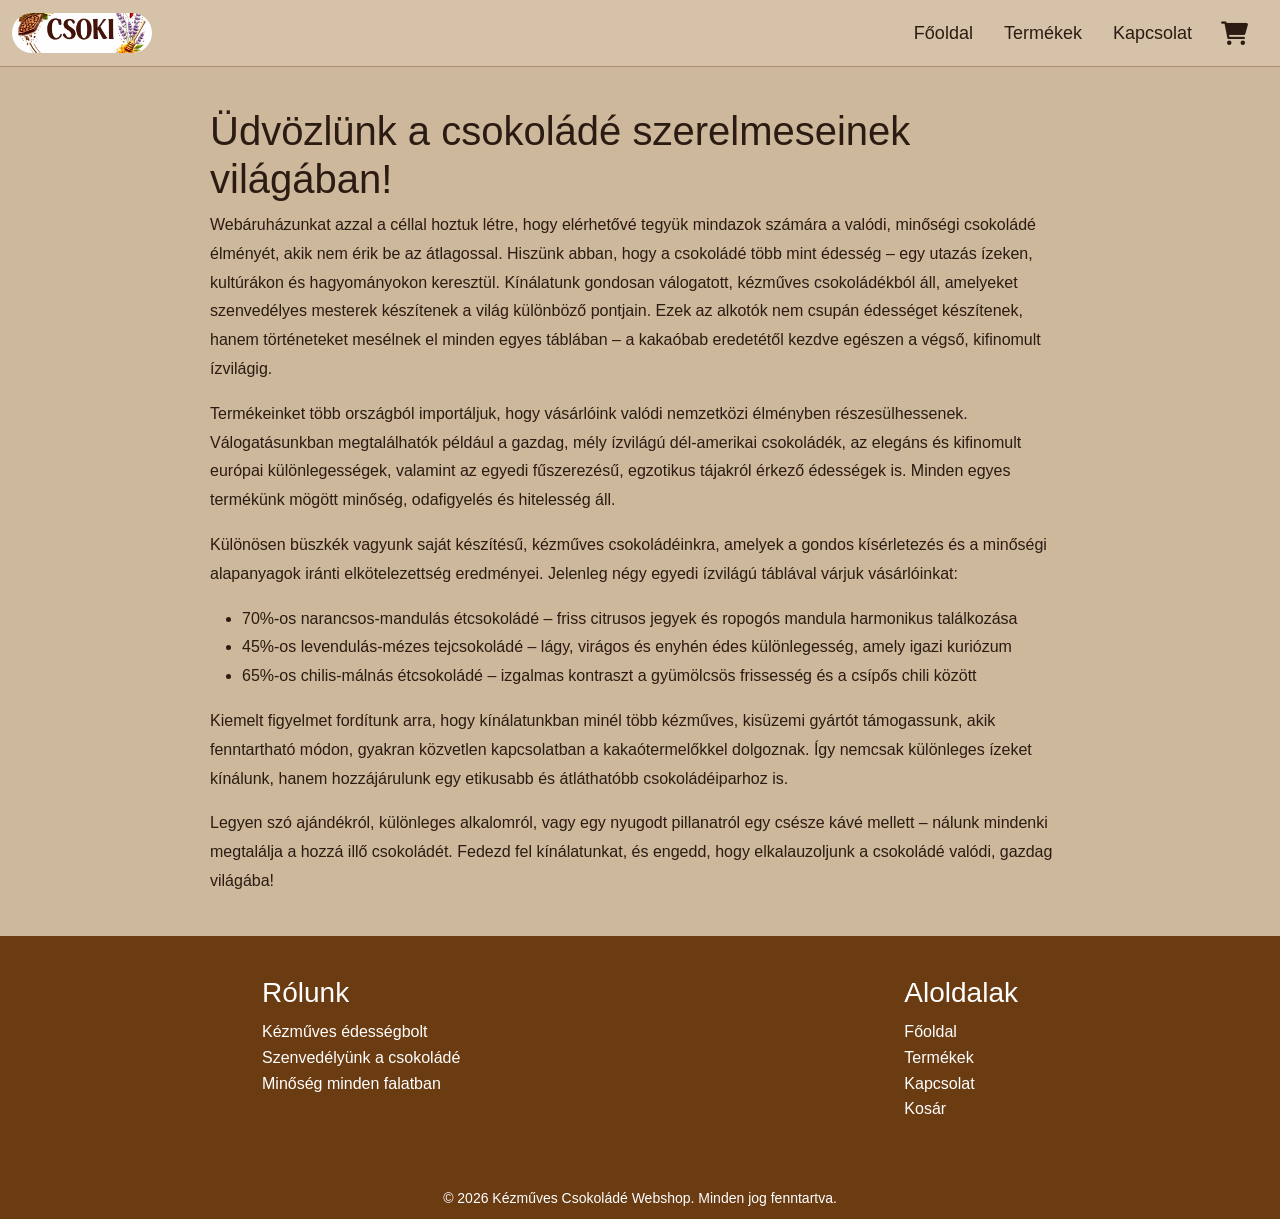
<file: index.html>
<!DOCTYPE html>
<html lang="hu">
<head>
<meta charset="UTF-8">
<meta name="viewport" content="width=device-width, initial-scale=1.0">
<title>Főoldal</title>
<link href="https://cdn.jsdelivr.net/npm/bootstrap@5.3.0/dist/css/bootstrap.min.css" rel="stylesheet">
<link rel="stylesheet" href="https://cdnjs.cloudflare.com/ajax/libs/font-awesome/6.0.0/css/all.min.css">
<link rel="stylesheet" href="style.css">
</head>
<body>

<nav class="navbar navbar-expand-lg navbar-light">
  <div class="container-fluid">
    <a class="navbar-brand" href="#">
      <img src="logo.png" alt="Logo" class="logo-1">
    </a>
    <div class="ms-auto d-flex align-items-center">
      <div class="collapse navbar-collapse" id="navbarNav">
        <div class="navbar-nav">
          <a class="nav-link" href="index.html">Főoldal</a>
          <a class="nav-link" href="termekek.html">Termékek</a>
          <a class="nav-link" href="kapcsolat.html">Kapcsolat</a>
        </div>
      </div>
      <button class="navbar-toggler" type="button" data-bs-toggle="collapse" data-bs-target="#navbarNav" aria-controls="navbarNav" aria-expanded="false" aria-label="Toggle navigation">
        <span class="navbar-toggler-icon"></span>
      </button>
      <a href="kosar.html" class="navbar-cart d-flex align-items-center ms-3">
        <i class="fas fa-shopping-cart"></i>
      </a>
    </div>
  </div>
</nav>

<div class="main-content">
<div class="container">
  <h1>Üdvözlünk a csokoládé szerelmeseinek világában!</h1>

  <p>
    Webáruházunkat azzal a céllal hoztuk létre, hogy elérhetővé tegyük mindazok számára a valódi, minőségi csokoládé élményét, akik nem érik be az átlagossal. Hiszünk abban, hogy a csokoládé több mint édesség – egy utazás ízeken, kultúrákon és hagyományokon keresztül.
Kínálatunk gondosan válogatott, kézműves csokoládékból áll, amelyeket szenvedélyes mesterek készítenek a világ különböző pontjain. Ezek az alkotók nem csupán édességet készítenek, hanem történeteket mesélnek el minden egyes táblában – a kakaóbab eredetétől kezdve egészen a végső, kifinomult ízvilágig.
  </p>

  <p>
    Termékeinket több országból importáljuk, hogy vásárlóink valódi nemzetközi élményben részesülhessenek. Válogatásunkban megtalálhatók például a gazdag, mély ízvilágú dél-amerikai csokoládék, az elegáns és kifinomult európai különlegességek, valamint az egyedi fűszerezésű, egzotikus tájakról érkező édességek is. Minden egyes termékünk mögött minőség, odafigyelés és hitelesség áll.
  </p>

  <p>
    Különösen büszkék vagyunk saját készítésű, kézműves csokoládéinkra, amelyek a gondos kísérletezés és a minőségi alapanyagok iránti elkötelezettség eredményei. Jelenleg négy egyedi ízvilágú táblával várjuk vásárlóinkat:
  </p>

  <ul>
    <li>70%-os narancsos-mandulás étcsokoládé – friss citrusos jegyek és ropogós mandula harmonikus találkozása</li>
    <li>45%-os levendulás-mézes tejcsokoládé – lágy, virágos és enyhén édes különlegesség, amely igazi kuriózum</li>
    <li>65%-os chilis-málnás étcsokoládé – izgalmas kontraszt a gyümölcsös frissesség és a csípős chili között</li>
  </ul>

  <p>
    Kiemelt figyelmet fordítunk arra, hogy kínálatunkban minél több kézműves, kisüzemi gyártót támogassunk, akik fenntartható módon, gyakran közvetlen kapcsolatban a kakaótermelőkkel dolgoznak. Így nemcsak különleges ízeket kínálunk, hanem hozzájárulunk egy etikusabb és átláthatóbb csokoládéiparhoz is.
  </p>

  <p>
    Legyen szó ajándékról, különleges alkalomról, vagy egy nyugodt pillanatról egy csésze kávé mellett – nálunk mindenki megtalálja a hozzá illő csokoládét. Fedezd fel kínálatunkat, és engedd, hogy elkalauzoljunk a csokoládé valódi, gazdag világába!
  </p>
</div>
</div>

<div class="footer">
  <div>
    <h3>Rólunk</h3>
    <p>
      Kézműves édességbolt<br>
      Szenvedélyünk a csokoládé<br>
      Minőség minden falatban
    </p>
  </div>

  <div>
    <h3>Aloldalak</h3>
    <p>
      <a href="index.html">Főoldal</a><br>
      <a href="termekek.html">Termékek</a><br>
      <a href="kapcsolat.html">Kapcsolat</a><br>
      <a href="kosar.html">Kosár</a>
    </p>
  </div>
</div>
<span class="copyright">&copy; 2026 Kézműves Csokoládé Webshop. Minden jog fenntartva.</span>

<script src="https://cdn.jsdelivr.net/npm/bootstrap@5.3.0/dist/js/bootstrap.bundle.min.js"></script>
</body>
</html>
</file>
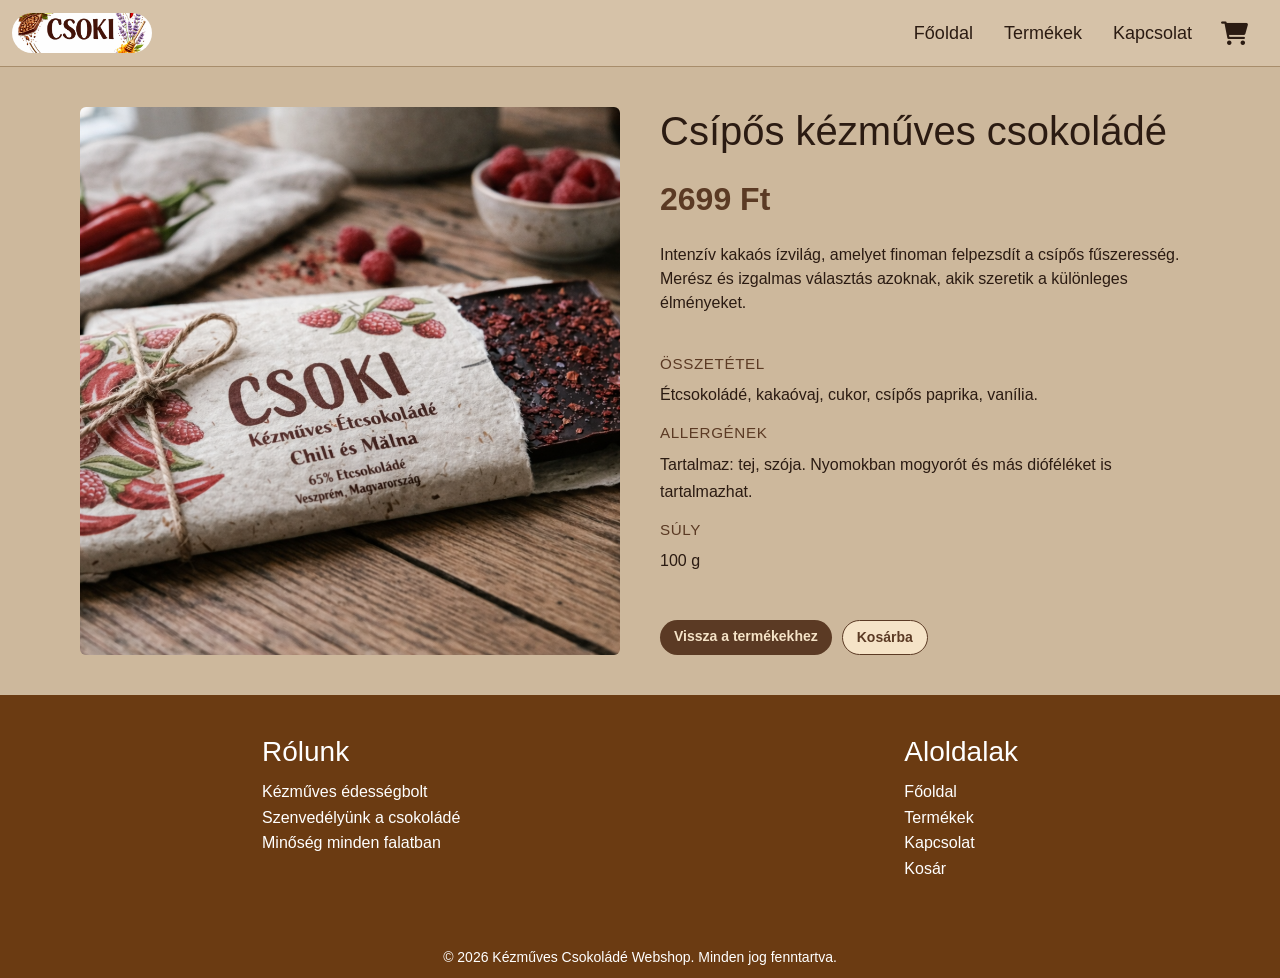
<file: csipos-csoki.html>
<!DOCTYPE html>
<html lang="hu">
<head>
  <meta charset="UTF-8" />
  <meta name="viewport" content="width=device-width, initial-scale=1.0">
  <title>Csípős kézműves csokoládé</title>
  <link href="https://cdn.jsdelivr.net/npm/bootstrap@5.3.0/dist/css/bootstrap.min.css" rel="stylesheet">
  <link rel="stylesheet" href="https://cdnjs.cloudflare.com/ajax/libs/font-awesome/6.0.0/css/all.min.css">
  <link rel="stylesheet" href="style.css">
</head>
<body>
  <nav class="navbar navbar-expand-lg navbar-light">
    <div class="container-fluid">
      <a class="navbar-brand" href="#">
        <img src="logo.png" alt="Logo" class="logo-1">
      </a>
      <div class="ms-auto d-flex align-items-center">
        <div class="collapse navbar-collapse" id="navbarNav">
          <div class="navbar-nav">
            <a class="nav-link" href="index.html">Főoldal</a>
            <a class="nav-link" href="termekek.html">Termékek</a>
            <a class="nav-link" href="kapcsolat.html">Kapcsolat</a>
          </div>
        </div>
        <button class="navbar-toggler" type="button" data-bs-toggle="collapse" data-bs-target="#navbarNav" aria-controls="navbarNav" aria-expanded="false" aria-label="Toggle navigation">
          <span class="navbar-toggler-icon"></span>
        </button>
        <a href="kosar.html" class="navbar-cart d-flex align-items-center ms-3">
          <i class="fas fa-shopping-cart"></i>
        </a>
      </div>
    </div>
  </nav>

<div class="main-content">
  <div class="container-main">
    <div class="product-detail">
      <div class="product-grid">
        <div class="image-placeholder">
          <img src="Csípős csoki.png" alt="Csípős kézműves csokoládé">
        </div>
        <div class="product-info">
          <h1>Csípős kézműves csokoládé</h1>
          <p class="product-price">2699 Ft</p>
          <p>Intenzív kakaós ízvilág, amelyet finoman felpezsdít a csípős fűszeresség. Merész és izgalmas választás azoknak, akik szeretik a különleges élményeket.</p>
          <div class="product-details">
            <h3>Összetétel</h3>
            <p>Étcsokoládé, kakaóvaj, cukor, csípős paprika, vanília.</p>
            <h3>Allergének</h3>
            <p>Tartalmaz: tej, szója. Nyomokban mogyorót és más dióféléket is tartalmazhat.</p>
            <h3>Súly</h3>
            <p>100 g</p>
          </div>
          <div class="buttons">
            <a href="termekek.html" class="btn btn-primary">Vissza a termékekhez</a>
            <button class="btn btn-secondary" onclick="addToCart('Csípős kézműves csokoládé', '2699', 'Csípős csoki.png')">Kosárba</button>
          </div>
        </div>
      </div>
    </div>
  </div>

</div>

<div class="footer">
  <div>
    <h3>Rólunk</h3>
    <p>
      Kézműves édességbolt<br>
      Szenvedélyünk a csokoládé<br>
      Minőség minden falatban
    </p>
  </div>

  <div>
    <h3>Aloldalak</h3>
    <p>
      <a href="index.html">Főoldal</a><br>
      <a href="termekek.html">Termékek</a><br>
      <a href="kapcsolat.html">Kapcsolat</a><br>
      <a href="kosar.html">Kosár</a>
    </p>
  </div>
</div>
<span class="copyright">&copy; 2026 Kézműves Csokoládé Webshop. Minden jog fenntartva.</span>

  <script src="script.js"></script>
  <script src="https://cdn.jsdelivr.net/npm/bootstrap@5.3.0/dist/js/bootstrap.bundle.min.js"></script>
</body>
</html>
</file>
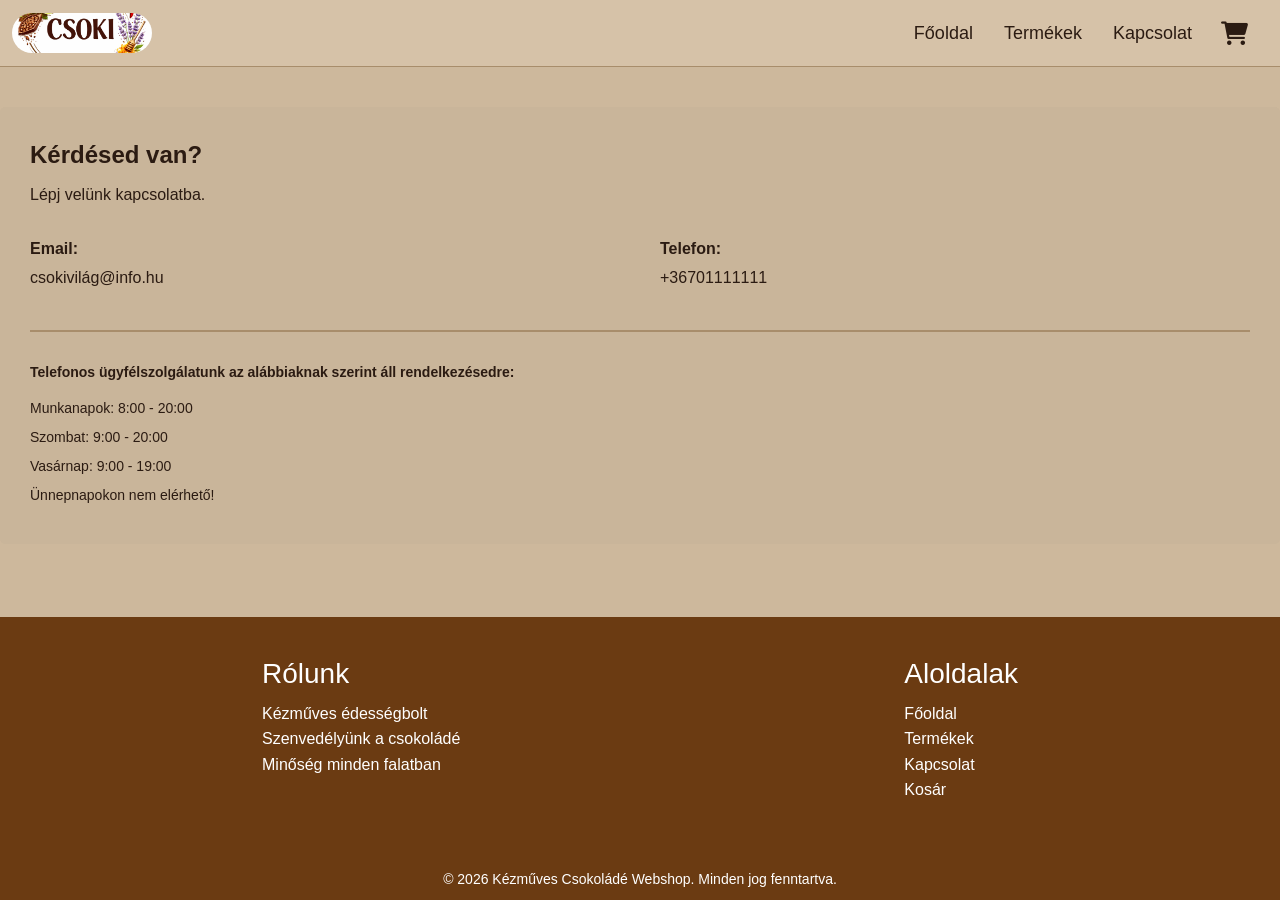
<file: kapcsolat.html>
<!DOCTYPE html>
<html lang="hu">
<head>
	<meta charset="UTF-8">
	<meta name="viewport" content="width=device-width, initial-scale=1.0">
	<title>Kapcsolat</title>
	<link href="https://cdn.jsdelivr.net/npm/bootstrap@5.3.0/dist/css/bootstrap.min.css" rel="stylesheet"><link rel="stylesheet" href="https://cdnjs.cloudflare.com/ajax/libs/font-awesome/6.0.0/css/all.min.css">	<link rel="stylesheet" href="style.css">
</head>
<body>
	<nav class="navbar navbar-expand-lg navbar-light">
		<div class="container-fluid">
			<a class="navbar-brand" href="#">
				<img src="logo.png" alt="Logo" class="logo-1">
			</a>
			<div class="ms-auto d-flex align-items-center">
				<div class="collapse navbar-collapse" id="navbarNav">
					<div class="navbar-nav">
						<a class="nav-link" href="index.html">Főoldal</a>
						<a class="nav-link" href="termekek.html">Termékek</a>
						<a class="nav-link" href="kapcsolat.html">Kapcsolat</a>
					</div>
				</div>
				<button class="navbar-toggler" type="button" data-bs-toggle="collapse" data-bs-target="#navbarNav" aria-controls="navbarNav" aria-expanded="false" aria-label="Toggle navigation">
					<span class="navbar-toggler-icon"></span>
				</button>
				<a href="kosar.html" class="navbar-cart d-flex align-items-center ms-3">
					<i class="fas fa-shopping-cart"></i>
				</a>
			</div>
		</div>
	</nav>

<div class="main-content">
	<div class="kapcsolat-container">
		<div class="kapcsolat-title">Kérdésed van?</div>
		<div class="kapcsolat-subtitle">Lépj velünk kapcsolatba.</div>

		<div class="kapcsolat-content">
			<div class="kapcsolat-item">
				<label>Email:</label>
				<p>csokivilág@info.hu</p>
			</div>
			<div class="kapcsolat-item">
				<label>Telefon:</label>
				<p>+36701111111</p>
			</div>
		</div>

		<div class="nyitvatartas">
			<div class="nyitvatartas-title">Telefonos ügyfélszolgálatunk az alábbiaknak szerint áll rendelkezésedre:</div>
			<div class="nyitvatartas-item">Munkanapok: 8:00 - 20:00</div>
			<div class="nyitvatartas-item">Szombat: 9:00 - 20:00</div>
			<div class="nyitvatartas-item">Vasárnap: 9:00 - 19:00</div>
			<div class="nyitvatartas-item">Ünnepnapokon nem elérhető!</div>
		</div>
	</div>
</div>

<div class="footer">
  <div>
    <h3>Rólunk</h3>
    <p>
      Kézműves édességbolt<br>
      Szenvedélyünk a csokoládé<br>
      Minőség minden falatban
    </p>
  </div>

  <div>
    <h3>Aloldalak</h3>
    <p>
      <a href="index.html">Főoldal</a><br>
      <a href="termekek.html">Termékek</a><br>
      <a href="kapcsolat.html">Kapcsolat</a><br>
      <a href="kosar.html">Kosár</a>
    </p>
  </div>
</div>
<span class="copyright">&copy; 2026 Kézműves Csokoládé Webshop. Minden jog fenntartva.</span>

	<script src="https://cdn.jsdelivr.net/npm/bootstrap@5.3.0/dist/js/bootstrap.bundle.min.js"></script>
</body>
</html>
</file>
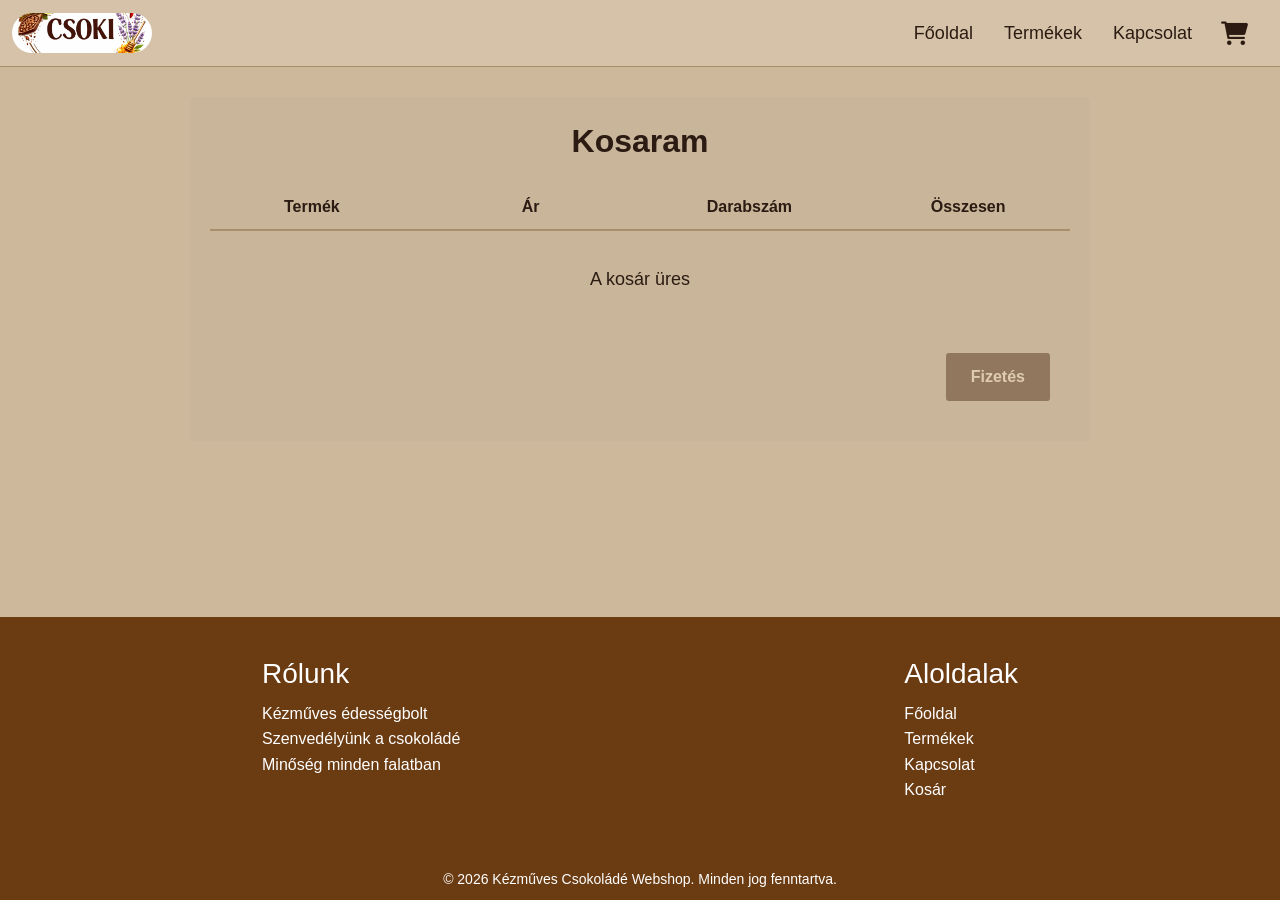
<file: kosar.html>
<!DOCTYPE html>
<html lang="hu">
<head>
    <meta charset="UTF-8">
    <meta name="viewport" content="width=device-width, initial-scale=1.0">
    <link href="https://cdn.jsdelivr.net/npm/bootstrap@5.3.0/dist/css/bootstrap.min.css" rel="stylesheet">
    <link rel="stylesheet" href="https://cdnjs.cloudflare.com/ajax/libs/font-awesome/6.0.0/css/all.min.css">
    <link rel="stylesheet" href="style.css">
    <title>Kosár</title>
</head>
<body>
    <nav class="navbar navbar-expand-lg navbar-light">
        <div class="container-fluid">
            <a class="navbar-brand" href="#">
                <img src="logo.png" alt="Logo" class="logo-1">
            </a>
            <div class="ms-auto d-flex align-items-center">
                <div class="collapse navbar-collapse" id="navbarNav">
                    <div class="navbar-nav">
                        <a class="nav-link" href="index.html">Főoldal</a>
                        <a class="nav-link" href="termekek.html">Termékek</a>
                        <a class="nav-link" href="kapcsolat.html">Kapcsolat</a>
                    </div>
                </div>
                <button class="navbar-toggler" type="button" data-bs-toggle="collapse" data-bs-target="#navbarNav" aria-controls="navbarNav" aria-expanded="false" aria-label="Toggle navigation">
                    <span class="navbar-toggler-icon"></span>
                </button>
                <a href="kosar.html" class="navbar-cart d-flex align-items-center ms-3">
                    <i class="fas fa-shopping-cart"></i>
                </a>
            </div>
        </div>
    </nav>

    <div class="main-content">
        <div class="kosaram-container">
            <div class="kosaram-title">Kosaram</div>
            
            <div class="kosaram-header">
                <div>Termék</div>
                <div>Ár</div>
                <div>Darabszám</div>
                <div>Összesen</div>
            </div>

            <div class="kosaram-empty">A kosár üres</div>
            <div id="kosaram-items"></div>

            <div class="kosaram-buttons" style="margin-top: 20px;">
                <button class="btn btn-primary" onclick="fizetesUzenet()">Fizetés</button>
            </div>
        </div>
    </div>

    <div class="footer">
        <div>
            <h3>Rólunk</h3>
            <p>
                Kézműves édességbolt<br>
                Szenvedélyünk a csokoládé<br>
                Minőség minden falatban
            </p>
        </div>

        <div>
            <h3>Aloldalak</h3>
            <p>
                <a href="index.html">Főoldal</a><br>
                <a href="termekek.html">Termékek</a><br>
                <a href="kapcsolat.html">Kapcsolat</a><br>
                <a href="kosar.html">Kosár</a>
            </p>
        </div>
    </div>
    <span class="copyright">&copy; 2026 Kézműves Csokoládé Webshop. Minden jog fenntartva.</span>

    <script src="script.js"></script>
    <script src="https://cdn.jsdelivr.net/npm/bootstrap@5.3.0/dist/js/bootstrap.bundle.min.js"></script>
</body>
</html>
</file>
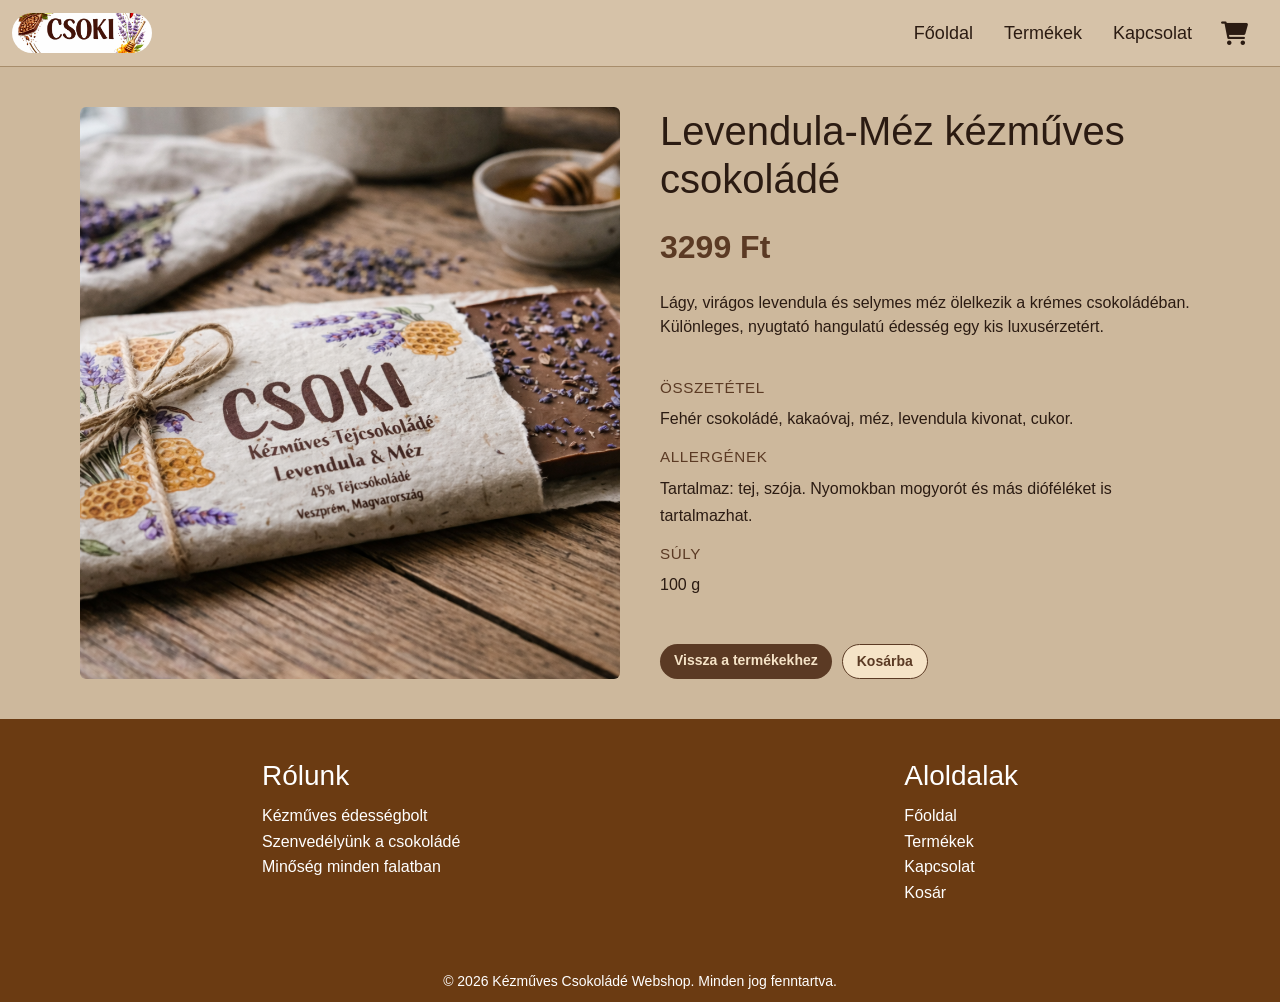
<file: levendula-mez-csoki.html>
<!DOCTYPE html>
<html lang="hu">
<head>
  <meta charset="UTF-8" />
  <meta name="viewport" content="width=device-width, initial-scale=1.0">
  <title>Levendula-Méz kézműves csokoládé</title>
  <link href="https://cdn.jsdelivr.net/npm/bootstrap@5.3.0/dist/css/bootstrap.min.css" rel="stylesheet">
  <link rel="stylesheet" href="https://cdnjs.cloudflare.com/ajax/libs/font-awesome/6.0.0/css/all.min.css">
  <link rel="stylesheet" href="style.css">
</head>
<body>
  <nav class="navbar navbar-expand-lg navbar-light">
    <div class="container-fluid">
      <a class="navbar-brand" href="#">
        <img src="logo.png" alt="Logo" class="logo-1">
      </a>
      <div class="ms-auto d-flex align-items-center">
        <div class="collapse navbar-collapse" id="navbarNav">
          <div class="navbar-nav">
            <a class="nav-link" href="index.html">Főoldal</a>
            <a class="nav-link" href="termekek.html">Termékek</a>
            <a class="nav-link" href="kapcsolat.html">Kapcsolat</a>
          </div>
        </div>
        <button class="navbar-toggler" type="button" data-bs-toggle="collapse" data-bs-target="#navbarNav" aria-controls="navbarNav" aria-expanded="false" aria-label="Toggle navigation">
          <span class="navbar-toggler-icon"></span>
        </button>
        <a href="kosar.html" class="navbar-cart d-flex align-items-center ms-3">
          <i class="fas fa-shopping-cart"></i>
        </a>
      </div>
    </div>
  </nav>

<div class="main-content">
  <div class="container-main">
    <div class="product-detail">
      <div class="product-grid">
        <div class="image-placeholder">
          <img src="Levendula csoki.png" alt="Levendula-Méz kézműves csokoládé">
        </div>
        <div class="product-info">
          <h1>Levendula-Méz kézműves csokoládé</h1>
          <p class="product-price">3299 Ft</p>
          <p>Lágy, virágos levendula és selymes méz ölelkezik a krémes csokoládéban. Különleges, nyugtató hangulatú édesség egy kis luxusérzetért.</p>
          <div class="product-details">
            <h3>Összetétel</h3>
            <p>Fehér csokoládé, kakaóvaj, méz, levendula kivonat, cukor.</p>
            <h3>Allergének</h3>
            <p>Tartalmaz: tej, szója. Nyomokban mogyorót és más dióféléket is tartalmazhat.</p>
            <h3>Súly</h3>
            <p>100 g</p>
          </div>
          <div class="buttons">
            <a href="termekek.html" class="btn btn-primary">Vissza a termékekhez</a>
            <button class="btn btn-secondary" onclick="addToCart('Levendula-Méz kézműves csokoládé', '3299', 'Levendula csoki.png')">Kosárba</button>
          </div>
        </div>
      </div>
    </div>
  </div>

</div>

<div class="footer">
  <div>
    <h3>Rólunk</h3>
    <p>
      Kézműves édességbolt<br>
      Szenvedélyünk a csokoládé<br>
      Minőség minden falatban
    </p>
  </div>

  <div>
    <h3>Aloldalak</h3>
    <p>
      <a href="index.html">Főoldal</a><br>
      <a href="termekek.html">Termékek</a><br>
      <a href="kapcsolat.html">Kapcsolat</a><br>
      <a href="kosar.html">Kosár</a>
    </p>
  </div>
</div>
<span class="copyright">&copy; 2026 Kézműves Csokoládé Webshop. Minden jog fenntartva.</span>

  <script src="script.js"></script>
  <script src="https://cdn.jsdelivr.net/npm/bootstrap@5.3.0/dist/js/bootstrap.bundle.min.js"></script>
</body>
</html>
</file>
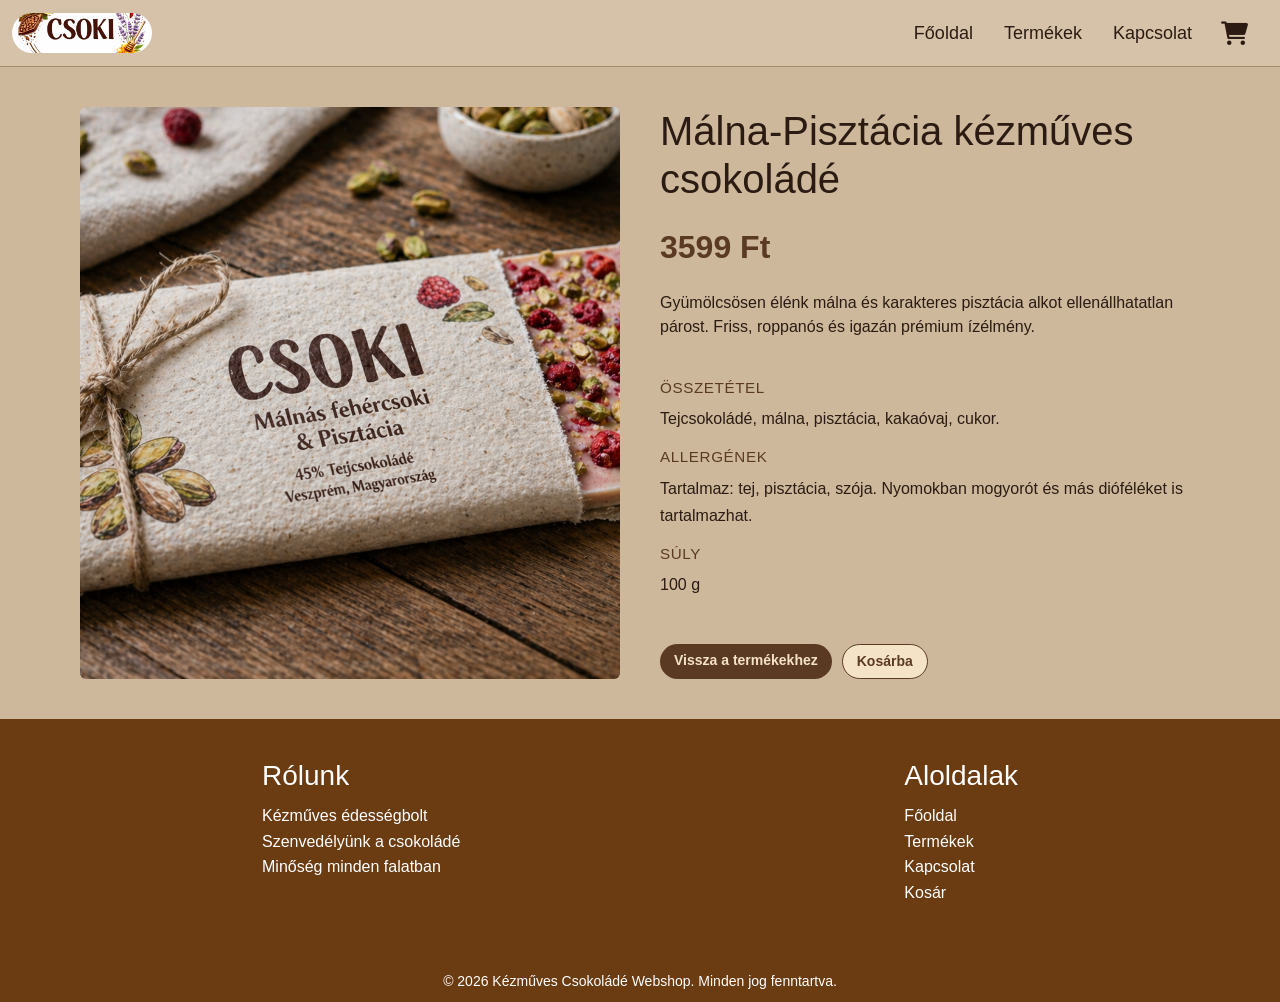
<file: malna-pisztacia-csoki.html>
<!DOCTYPE html>
<html lang="hu">
<head>
  <meta charset="UTF-8" />
  <meta name="viewport" content="width=device-width, initial-scale=1.0">
  <title>Málna-Pisztácia kézműves csokoládé</title>
  <link href="https://cdn.jsdelivr.net/npm/bootstrap@5.3.0/dist/css/bootstrap.min.css" rel="stylesheet">
  <link rel="stylesheet" href="https://cdnjs.cloudflare.com/ajax/libs/font-awesome/6.0.0/css/all.min.css">
  <link rel="stylesheet" href="style.css">
</head>
<body>
  <nav class="navbar navbar-expand-lg navbar-light">
    <div class="container-fluid">
      <a class="navbar-brand" href="#">
        <img src="logo.png" alt="Logo" class="logo-1">
      </a>
      <div class="ms-auto d-flex align-items-center">
        <div class="collapse navbar-collapse" id="navbarNav">
          <div class="navbar-nav">
            <a class="nav-link" href="index.html">Főoldal</a>
            <a class="nav-link" href="termekek.html">Termékek</a>
            <a class="nav-link" href="kapcsolat.html">Kapcsolat</a>
          </div>
        </div>
        <button class="navbar-toggler" type="button" data-bs-toggle="collapse" data-bs-target="#navbarNav" aria-controls="navbarNav" aria-expanded="false" aria-label="Toggle navigation">
          <span class="navbar-toggler-icon"></span>
        </button>
        <a href="kosar.html" class="navbar-cart d-flex align-items-center ms-3">
          <i class="fas fa-shopping-cart"></i>
        </a>
      </div>
    </div>
  </nav>

<div class="main-content">
  <div class="container-main">
    <div class="product-detail">
      <div class="product-grid">
        <div class="image-placeholder">
          <img src="malnas.png" alt="Málna-Pisztácia kézműves csokoládé">
        </div>
        <div class="product-info">
          <h1>Málna-Pisztácia kézműves csokoládé</h1>
          <p class="product-price">3599 Ft</p>
          <p>Gyümölcsösen élénk málna és karakteres pisztácia alkot ellenállhatatlan párost. Friss, roppanós és igazán prémium ízélmény.</p>
          <div class="product-details">
            <h3>Összetétel</h3>
            <p>Tejcsokoládé, málna, pisztácia, kakaóvaj, cukor.</p>
            <h3>Allergének</h3>
            <p>Tartalmaz: tej, pisztácia, szója. Nyomokban mogyorót és más dióféléket is tartalmazhat.</p>
            <h3>Súly</h3>
            <p>100 g</p>
          </div>
          <div class="buttons">
            <a href="termekek.html" class="btn btn-primary">Vissza a termékekhez</a>
            <button class="btn btn-secondary" onclick="addToCart('Málna-Pisztácia kézműves csokoládé', '3599', 'malnas.png')">Kosárba</button>
          </div>
        </div>
      </div>
    </div>
  </div>

</div>

<div class="footer">
  <div>
    <h3>Rólunk</h3>
    <p>
      Kézműves édességbolt<br>
      Szenvedélyünk a csokoládé<br>
      Minőség minden falatban
    </p>
  </div>

  <div>
    <h3>Aloldalak</h3>
    <p>
      <a href="index.html">Főoldal</a><br>
      <a href="termekek.html">Termékek</a><br>
      <a href="kapcsolat.html">Kapcsolat</a><br>
      <a href="kosar.html">Kosár</a>
    </p>
  </div>
</div>
<span class="copyright">&copy; 2026 Kézműves Csokoládé Webshop. Minden jog fenntartva.</span>

  <script src="script.js"></script>
  <script src="https://cdn.jsdelivr.net/npm/bootstrap@5.3.0/dist/js/bootstrap.bundle.min.js"></script>
</body>
</html>
</file>
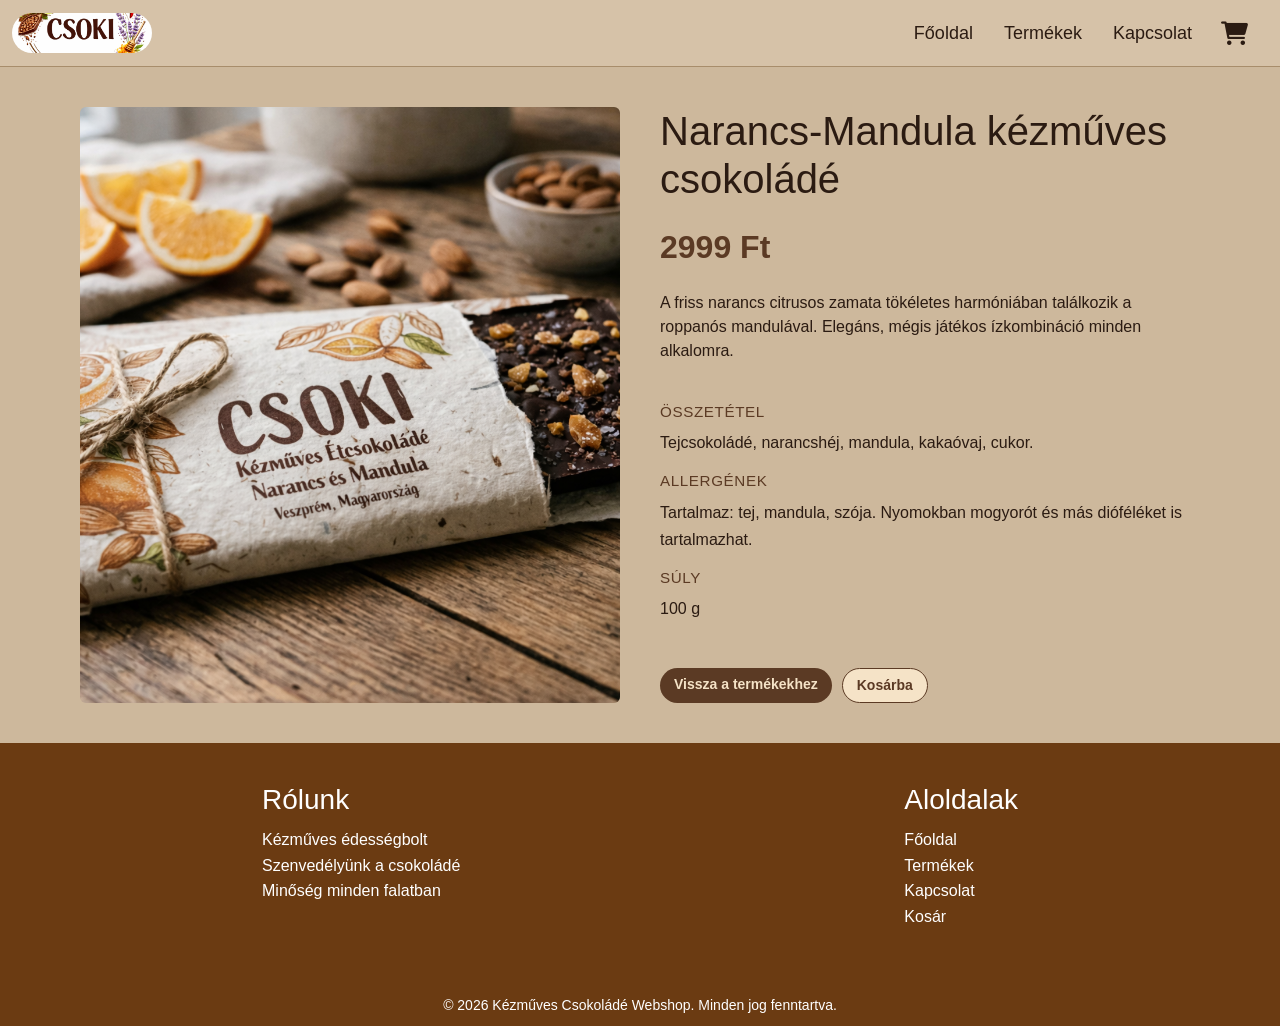
<file: narancs-mandula-csoki.html>
<!DOCTYPE html>
<html lang="hu">
<head>
  <meta charset="UTF-8" />
  <meta name="viewport" content="width=device-width, initial-scale=1.0">
  <title>Narancs-Mandula kézműves csokoládé</title>
  <link href="https://cdn.jsdelivr.net/npm/bootstrap@5.3.0/dist/css/bootstrap.min.css" rel="stylesheet">
  <link rel="stylesheet" href="https://cdnjs.cloudflare.com/ajax/libs/font-awesome/6.0.0/css/all.min.css">
  <link rel="stylesheet" href="style.css">
</head>
<body>
  <nav class="navbar navbar-expand-lg navbar-light">
    <div class="container-fluid">
      <a class="navbar-brand" href="#">
        <img src="logo.png" alt="Logo" class="logo-1">
      </a>
      <div class="ms-auto d-flex align-items-center">
        <div class="collapse navbar-collapse" id="navbarNav">
          <div class="navbar-nav">
            <a class="nav-link" href="index.html">Főoldal</a>
            <a class="nav-link" href="termekek.html">Termékek</a>
            <a class="nav-link" href="kapcsolat.html">Kapcsolat</a>
          </div>
        </div>
        <button class="navbar-toggler" type="button" data-bs-toggle="collapse" data-bs-target="#navbarNav" aria-controls="navbarNav" aria-expanded="false" aria-label="Toggle navigation">
          <span class="navbar-toggler-icon"></span>
        </button>
        <a href="kosar.html" class="navbar-cart d-flex align-items-center ms-3">
          <i class="fas fa-shopping-cart"></i>
        </a>
      </div>
    </div>
  </nav>

<div class="main-content">
  <div class="container-main">
    <div class="product-detail">
      <div class="product-grid">
        <div class="image-placeholder">
          <img src="Narancsos csoki.png" alt="Narancs-Mandula kézműves csokoládé">
        </div>
        <div class="product-info">
          <h1>Narancs-Mandula kézműves csokoládé</h1>
          <p class="product-price">2999 Ft</p>
          <p>A friss narancs citrusos zamata tökéletes harmóniában találkozik a roppanós mandulával. Elegáns, mégis játékos ízkombináció minden alkalomra.</p>
          <div class="product-details">
            <h3>Összetétel</h3>
            <p>Tejcsokoládé, narancshéj, mandula, kakaóvaj, cukor.</p>
            <h3>Allergének</h3>
            <p>Tartalmaz: tej, mandula, szója. Nyomokban mogyorót és más dióféléket is tartalmazhat.</p>
            <h3>Súly</h3>
            <p>100 g</p>
          </div>
          <div class="buttons">
            <a href="termekek.html" class="btn btn-primary">Vissza a termékekhez</a>
            <button class="btn btn-secondary" onclick="addToCart('Narancs-Mandula kézműves csokoládé', '2999', 'Narancsos csoki.png')">Kosárba</button>
          </div>
        </div>
      </div>
    </div>
  </div>

</div>

<div class="footer">
  <div>
    <h3>Rólunk</h3>
    <p>
      Kézműves édességbolt<br>
      Szenvedélyünk a csokoládé<br>
      Minőség minden falatban
    </p>
  </div>

  <div>
    <h3>Aloldalak</h3>
    <p>
      <a href="index.html">Főoldal</a><br>
      <a href="termekek.html">Termékek</a><br>
      <a href="kapcsolat.html">Kapcsolat</a><br>
      <a href="kosar.html">Kosár</a>
    </p>
  </div>
</div>
<span class="copyright">&copy; 2026 Kézműves Csokoládé Webshop. Minden jog fenntartva.</span>

  <script src="script.js"></script>
  <script src="https://cdn.jsdelivr.net/npm/bootstrap@5.3.0/dist/js/bootstrap.bundle.min.js"></script>
</body>
</html>
</file>
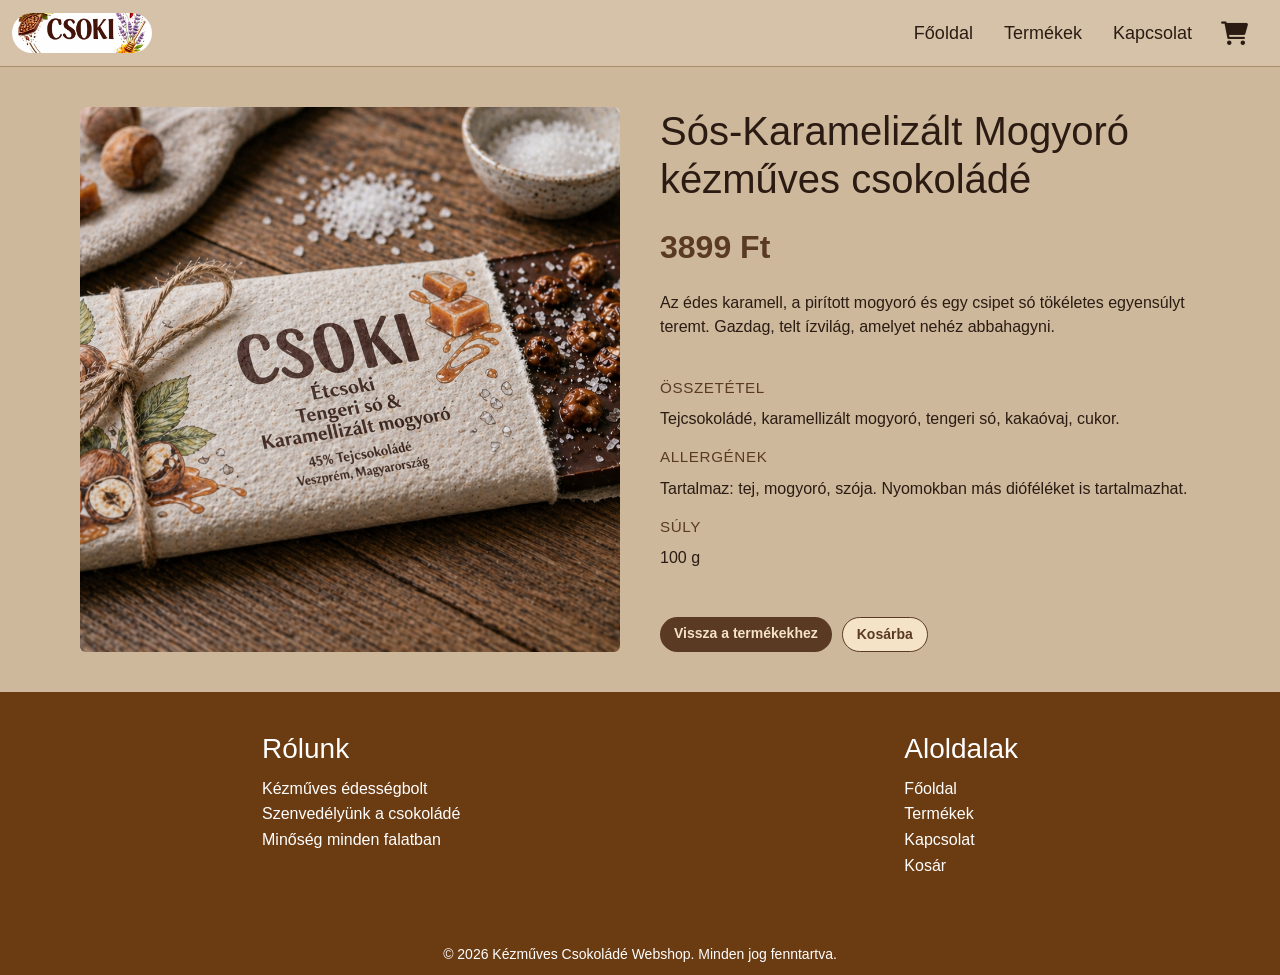
<file: sos-karamellizalt-mogyoro-csoki.html>
<!DOCTYPE html>
<html lang="hu">
<head>
  <meta charset="UTF-8" />
  <meta name="viewport" content="width=device-width, initial-scale=1.0">
  <title>Sós-Karamelizált Mogyoró kézműves csokoládé</title>
  <link href="https://cdn.jsdelivr.net/npm/bootstrap@5.3.0/dist/css/bootstrap.min.css" rel="stylesheet">
  <link rel="stylesheet" href="https://cdnjs.cloudflare.com/ajax/libs/font-awesome/6.0.0/css/all.min.css">
  <link rel="stylesheet" href="style.css">
</head>
<body>
  <nav class="navbar navbar-expand-lg navbar-light">
    <div class="container-fluid">
      <a class="navbar-brand" href="#">
        <img src="logo.png" alt="Logo" class="logo-1">
      </a>
      <div class="ms-auto d-flex align-items-center">
        <div class="collapse navbar-collapse" id="navbarNav">
          <div class="navbar-nav">
            <a class="nav-link" href="index.html">Főoldal</a>
            <a class="nav-link" href="termekek.html">Termékek</a>
            <a class="nav-link" href="kapcsolat.html">Kapcsolat</a>
          </div>
        </div>
        <button class="navbar-toggler" type="button" data-bs-toggle="collapse" data-bs-target="#navbarNav" aria-controls="navbarNav" aria-expanded="false" aria-label="Toggle navigation">
          <span class="navbar-toggler-icon"></span>
        </button>
        <a href="kosar.html" class="navbar-cart d-flex align-items-center ms-3">
          <i class="fas fa-shopping-cart"></i>
        </a>
      </div>
    </div>
  </nav>

<div class="main-content">
  <div class="container-main">
    <div class="product-detail">
      <div class="product-grid">
        <div class="image-placeholder">
          <img src="sos_karamellizalt_mogyis csoki.png" alt="Sós-Karamelizált Mogyoró kézműves csokoládé">
        </div>
        <div class="product-info">
          <h1>Sós-Karamelizált Mogyoró kézműves csokoládé</h1>
          <p class="product-price">3899 Ft</p>
          <p>Az édes karamell, a pirított mogyoró és egy csipet só tökéletes egyensúlyt teremt. Gazdag, telt ízvilág, amelyet nehéz abbahagyni.</p>
          <div class="product-details">
            <h3>Összetétel</h3>
            <p>Tejcsokoládé, karamellizált mogyoró, tengeri só, kakaóvaj, cukor.</p>
            <h3>Allergének</h3>
            <p>Tartalmaz: tej, mogyoró, szója. Nyomokban más dióféléket is tartalmazhat.</p>
            <h3>Súly</h3>
            <p>100 g</p>
          </div>
          <div class="buttons">
            <a href="termekek.html" class="btn btn-primary">Vissza a termékekhez</a>
            <button class="btn btn-secondary" onclick="addToCart('Sós-Karamelizált Mogyoró kézműves csokoládé', '3899', 'sos_karamellizalt_mogyis csoki.png')">Kosárba</button>
          </div>
        </div>
      </div>
    </div>
  </div>

</div>

<div class="footer">
  <div>
    <h3>Rólunk</h3>
    <p>
      Kézműves édességbolt<br>
      Szenvedélyünk a csokoládé<br>
      Minőség minden falatban
    </p>
  </div>

  <div>
    <h3>Aloldalak</h3>
    <p>
      <a href="index.html">Főoldal</a><br>
      <a href="termekek.html">Termékek</a><br>
      <a href="kapcsolat.html">Kapcsolat</a><br>
      <a href="kosar.html">Kosár</a>
    </p>
  </div>
</div>
<span class="copyright">&copy; 2026 Kézműves Csokoládé Webshop. Minden jog fenntartva.</span>

  <script src="script.js"></script>
  <script src="https://cdn.jsdelivr.net/npm/bootstrap@5.3.0/dist/js/bootstrap.bundle.min.js"></script>
</body>
</html>
</file>
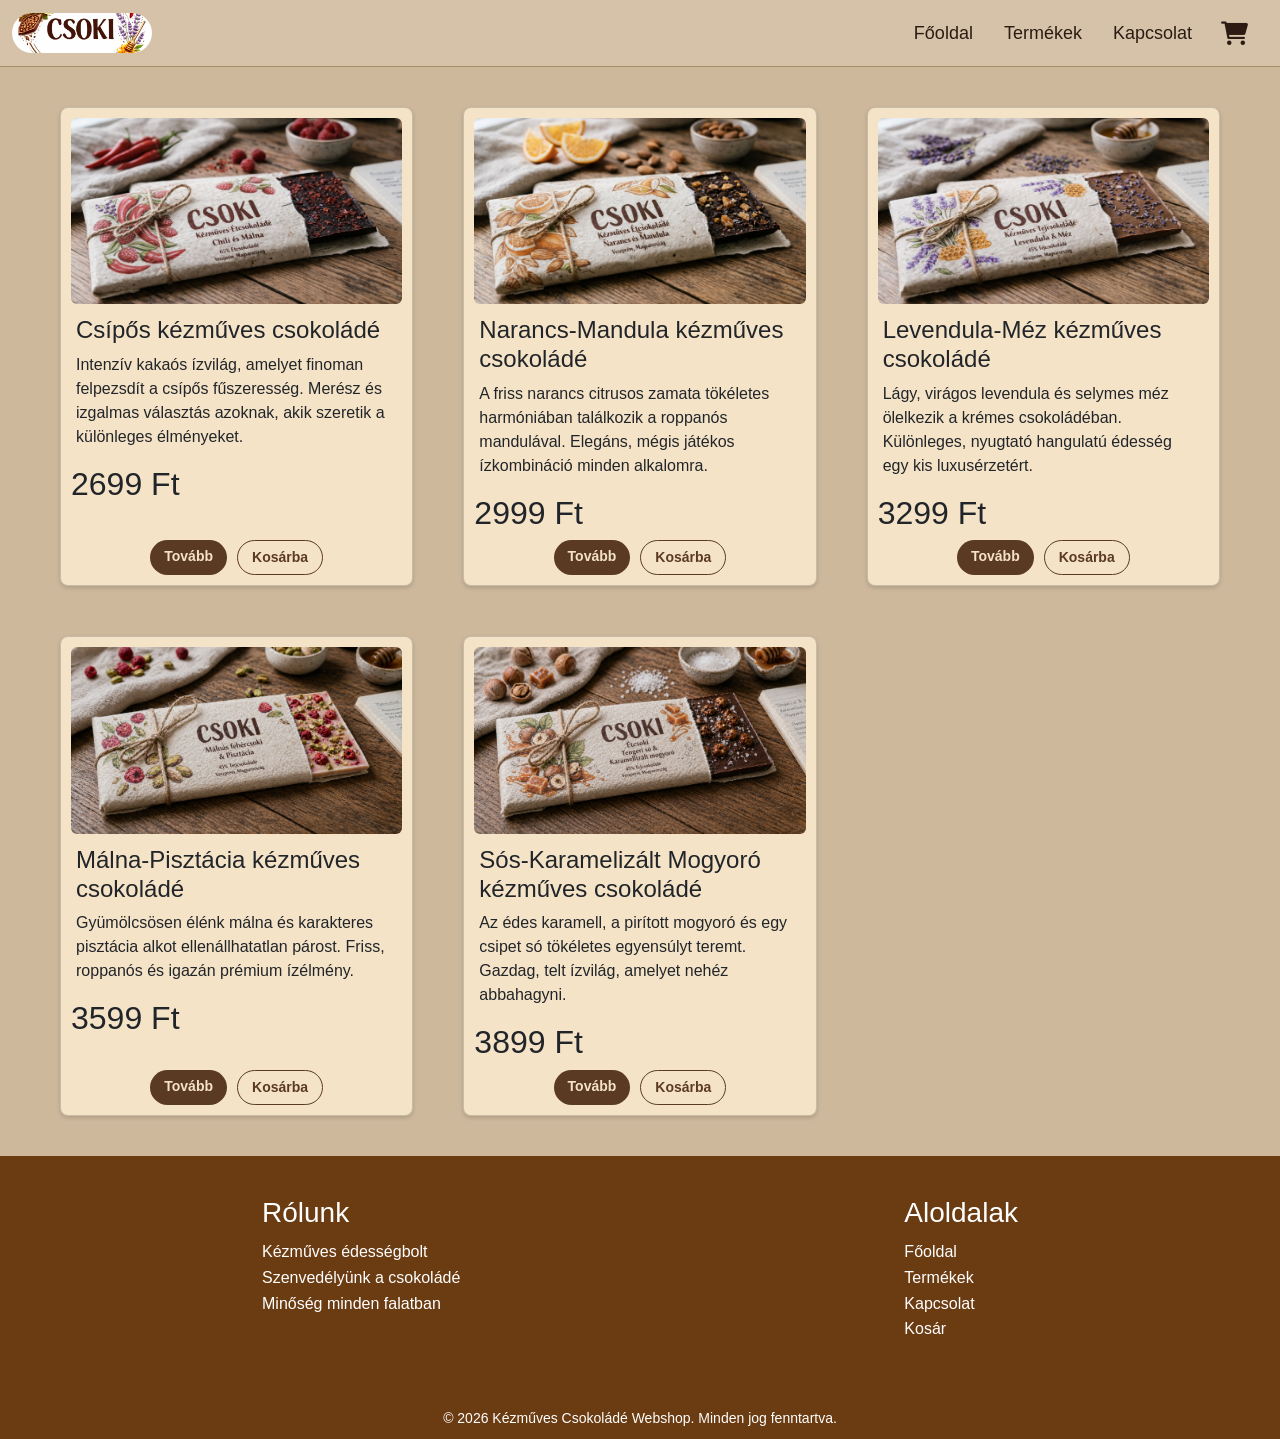
<file: termekek.html>
<!DOCTYPE html>
<html lang="hu">
<head>
  <meta charset="UTF-8"/>
  <meta name="viewport" content="width=device-width, initial-scale=1.0">
  <title>Termékek</title>
  <link href="https://cdn.jsdelivr.net/npm/bootstrap@5.3.0/dist/css/bootstrap.min.css" rel="stylesheet">
  <link rel="stylesheet" href="https://cdnjs.cloudflare.com/ajax/libs/font-awesome/6.0.0/css/all.min.css">
  <link rel="stylesheet" href="style.css">
</head>
<body>
    <nav class="navbar navbar-expand-lg navbar-light">
      <div class="container-fluid">
        <a class="navbar-brand" href="#">
          <img src="logo.png" alt="Logo" class="logo-1">
        </a>
        <div class="ms-auto d-flex align-items-center">
          <div class="collapse navbar-collapse" id="navbarNav">
            <div class="navbar-nav">
              <a class="nav-link" href="index.html">Főoldal</a>
              <a class="nav-link" href="termekek.html">Termékek</a>
              <a class="nav-link" href="kapcsolat.html">Kapcsolat</a>
            </div>
          </div>
          <button class="navbar-toggler" type="button" data-bs-toggle="collapse" data-bs-target="#navbarNav" aria-controls="navbarNav" aria-expanded="false" aria-label="Toggle navigation">
            <span class="navbar-toggler-icon"></span>
          </button>
          <a href="kosar.html" class="navbar-cart d-flex align-items-center ms-3">
            <i class="fas fa-shopping-cart"></i>
          </a>
        </div>
      </div>
    </nav>

<div class="main-content">
  <div class="container-main">
    <div class="card_container">
    <div class="card">
      <div class="image-placeholder"><img src="Csípős csoki.png" alt=""></div>
      <div><h4>Csípős kézműves csokoládé</h4></div>
      <div><p>Intenzív kakaós ízvilág, amelyet finoman felpezsdít a csípős fűszeresség. Merész és izgalmas választás azoknak, akik szeretik a különleges élményeket.</p></div>
      <div class="ar"><h2>2699 Ft</h2></div>
      <div class="buttons">
        <a href="csipos-csoki.html" class="btn btn-primary">Tovább</a>
        <button class="btn btn-secondary" onclick="addToCart('Csípős kézműves csokoládé', '2699', 'Csípős csoki.png')">Kosárba</button>
      </div>
    </div>

    <div class="card">
      <div class="image-placeholder"><img src="Narancsos csoki.png" alt="Kép"></div>
      <div><h4>Narancs-Mandula kézműves csokoládé</h4></div>
      <div><p>A friss narancs citrusos zamata tökéletes harmóniában találkozik a roppanós mandulával. Elegáns, mégis játékos ízkombináció minden alkalomra.</p></div>
      <div class="ar"><h2>2999 Ft</h2></div>
      <div class="buttons">
        <a href="narancs-mandula-csoki.html" class="btn btn-primary">Tovább</a>
        <button class="btn btn-secondary" onclick="addToCart('Narancs-Mandula kézműves csokoládé', '2999', 'Narancsos csoki.png')">Kosárba</button>
      </div>
    </div>

    <div class="card">
      <div class="image-placeholder"><img src="Levendula csoki.png" alt=""></div>
      <div><h4>Levendula-Méz kézműves csokoládé</h4></div>
      <div><p>Lágy, virágos levendula és selymes méz ölelkezik a krémes csokoládéban. Különleges, nyugtató hangulatú édesség egy kis luxusérzetért.</p></div>
      <div class="ar"><h2>3299 Ft</h2></div> 
      <div class="buttons">
        <a href="levendula-mez-csoki.html" class="btn btn-primary">Tovább</a>
        <button class="btn btn-secondary" onclick="addToCart('Levendula-Méz kézműves csokoládé', '3299', 'Levendula csoki.png')">Kosárba</button>
      </div>
    </div>

    <div class="card">
      <div class="image-placeholder"><img src="malnas.png" alt="Kép"></div>
      <div><h4>Málna-Pisztácia kézműves csokoládé</h4></div>
      <div><p>Gyümölcsösen élénk málna és karakteres pisztácia alkot ellenállhatatlan párost. Friss, roppanós és igazán prémium ízélmény.</p></div>
      <div class="ar"><h2>3599 Ft</h2></div>
      <div class="buttons">
        <a href="malna-pisztacia-csoki.html" class="btn btn-primary">Tovább</a>
        <button class="btn btn-secondary" onclick="addToCart('Málna-Pisztácia kézműves csokoládé', '3599', 'malnas.png')">Kosárba</button>
      </div>
    </div>
    <div class="card">
      <div class="image-placeholder"><img src="sos_karamellizalt_mogyis csoki.png" alt="Kép"></div>
      <div><h4>Sós-Karamelizált Mogyoró kézműves csokoládé</h4></div>
      <div><p>Az édes karamell, a pirított mogyoró és egy csipet só tökéletes egyensúlyt teremt. Gazdag, telt ízvilág, amelyet nehéz abbahagyni.</p></div>
      <div class="ar"><h2>3899 Ft</h2></div>
      <div class="buttons">
        <a href="sos-karamellizalt-mogyoro-csoki.html" class="btn btn-primary">Tovább</a>
        <button class="btn btn-secondary" onclick="addToCart('Sós-Karamelizált Mogyoró kézműves csokoládé', '3899', 'sos_karamellizalt_mogyis csoki.png')">Kosárba</button>
      </div>
    </div>

  </div>
</div>
</div>

<div class="footer">
  <div>
    <h3>Rólunk</h3>
    <p>
      Kézműves édességbolt<br>
      Szenvedélyünk a csokoládé<br>
      Minőség minden falatban
    </p>
  </div>

  <div>
    <h3>Aloldalak</h3>
    <p>
      <a href="index.html">Főoldal</a><br>
      <a href="termekek.html">Termékek</a><br>
      <a href="kapcsolat.html">Kapcsolat</a><br>
      <a href="kosar.html">Kosár</a>
    </p>
  </div>
</div>
<span class="copyright">&copy; 2026 Kézműves Csokoládé Webshop. Minden jog fenntartva.</span>

<script src="script.js"></script>

<script src="https://cdn.jsdelivr.net/npm/bootstrap@5.3.0/dist/js/bootstrap.bundle.min.js"></script>
</body>
</html>
</file>
<file: style.css>
html, body {
  height: 100%;
}

body {
  display: flex;
  flex-direction: column;
  min-height: 100vh;
}

.main-content {
  flex: 1;
}

.index-html,
.index-html * {
  box-sizing: border-box;
}
.index-html {
  background: #cdb79e;
  height: 3310px;
  position: relative;
  overflow: hidden;
}

.logo-1 {
  border-radius: 35px;
  width: 140px;
  height: 140px;
  object-fit: cover;
  aspect-ratio: 1;
}
.rectangle-126 {
  background: #613613;
  width: 2295px;
  height: 991px;
  position: absolute;
  left: -205px;
  top: 2628px;
}
.r-lunk {
  color: #ffffff;
  text-align: left;
  font-family: "Inter-ExtraBold", sans-serif;
  font-size: 48px;
  font-weight: 800;
  position: absolute;
  left: 290px;
  top: 2755px;
}

.aloldalak {
  color: #ffffff;
  text-align: left;
  font-family: "Inter-ExtraBold", sans-serif;
  font-size: 48px;
  font-weight: 800;
  position: absolute;
  left: 802px;
  top: 2755px;
  width: 226px;
}
.csoki-k-zm-ves-dess-gbolt {
  color: #ffffff;
  text-align: left;
  font-family: "Inter-Regular", sans-serif;
  font-size: 24px;
  font-weight: 400;
  position: absolute;
  left: 290px;
  top: 2831px;
}
.navbar-cart {
  color: #2b1b12 !important;
  font-size: 24px;
  text-decoration: none;
  margin-right: 15px;
  padding: 5px;
  border-radius: 5px;
}

.navbar-cart:hover {
  color: #5b3a24 !important;
  background: rgba(0, 0, 0, 0.05);
}

@media (max-width: 991px) {
  .navbar-cart {
    margin-right: 10px;
  }
}

body {
  margin: 0;
  font-family: Arial, sans-serif;
  background-color: #cdb89c;
  color: #2b1b12;
}

body.termekek-page {
  background-color: #e3c9a5;
}

.navbar {
  background-color: #d6c2a8 !important;
  border-bottom: 1px solid #a88d6b;
}

.navbar-brand img {
  height: 40px;
}

.nav-link {
  color: #2b1b12 !important;
  font-size: 18px;
  margin-left: 15px;
}

.nav-link:hover {
  color: #5b3a24 !important;
}

.navbar-toggler {
  border-color: #2b1b12;
}

.navbar-toggler-icon {
  background-image: url("data:image/svg+xml,%3csvg xmlns='http://www.w3.org/2000/svg' viewBox='0 0 30 30'%3e%3cpath stroke='%232b1b12' stroke-linecap='round' stroke-miterlimit='10' stroke-width='2' d='M4 7h22M4 15h22M4 23h22'/%3e%3c/svg%3e");
}

.container {
  max-width: 900px;
  margin: 40px auto;
  padding: 0 20px;
  line-height: 1.8;
}

.footer {
  background-color: #6b3b12;
  color: white;
  padding: 40px;
  display: flex;
  justify-content: space-around;
}

.footer h3 {
  margin-bottom: 10px;
}

.footer p {
  line-height: 1.6;
}

.footer a {
  color: white;
  text-decoration: none;
}

.footer a:hover {
  text-decoration: underline;
}

.copyright {
  display: block;
  text-align: center;
  background-color: #6b3b12;
  color: white;
  padding: 10px;
  font-size: 14px;
}

.kapcsolat-container {
  max-width: 100%;
  margin: 40px auto;
  padding: 30px;
  background-color: #c9b59a;
  border-radius: 5px;
}

.kapcsolat-title {
  font-size: 24px;
  font-weight: bold;
  margin-bottom: 10px;
  color: #2b1b12;
}

.kapcsolat-subtitle {
  font-size: 16px;
  margin-bottom: 30px;
  color: #2b1b12;
}

.kapcsolat-content {
  display: grid;
  grid-template-columns: 1fr 1fr;
  gap: 40px;
  margin-bottom: 40px;
}

.kapcsolat-item {
  display: flex;
  flex-direction: column;
}

.kapcsolat-item label {
  font-weight: bold;
  margin-bottom: 5px;
  color: #2b1b12;
}

.kapcsolat-item p {
  margin: 0;
  color: #2b1b12;
}

.nyitvatartas {
  margin-top: 30px;
  padding-top: 30px;
  border-top: 2px solid #a88d6b;
}

.nyitvatartas-title {
  font-weight: bold;
  margin-bottom: 15px;
  font-size: 14px;
  color: #2b1b12;
}

.nyitvatartas-item {
  margin-bottom: 8px;
  font-size: 14px;
  color: #2b1b12;
}

.kosaram-container {
  max-width: 900px;
  margin: 30px auto;
  background-color: #c9b59a;
  padding: 20px;
  border-radius: 5px;
}

.kosaram-title {
  text-align: center;
  font-size: 32px;
  font-weight: bold;
  margin-bottom: 30px;
  color: #2b1b12;
}

.kosaram-header {
  display: grid;
  grid-template-columns: 1fr 1fr 1fr 1fr;
  gap: 15px;
  margin-bottom: 15px;
  font-weight: bold;
  padding-bottom: 10px;
  border-bottom: 2px solid #a88d6b;
}

.kosaram-header div {
  text-align: center;
}

.kosaram-row {
  display: grid;
  grid-template-columns: 1fr 1fr 1fr 1fr;
  gap: 15px;
  align-items: center;
  padding: 15px;
  background-color: #a88d6b;
  margin-bottom: 10px;
  border-radius: 3px;
}

.termek-cell {
  display: flex;
  align-items: center;
  gap: 10px;
}

.kosaram-row > div {
  text-align: center;
}

.darabszam-cell {
  display: flex;
  align-items: center;
  justify-content: center;
  gap: 10px;
}

.darabszam-cell input {
  width: 50px;
  padding: 5px;
  text-align: center;
  border: none;
  border-radius: 3px;
}

.darabszam-cell button {
  background-color: #6b4423;
  color: white;
  border: none;
  padding: 5px 10px;
  border-radius: 3px;
  cursor: pointer;
}

.kosaram-summary {
  text-align: right;
  padding: 20px;
  font-size: 18px;
  font-weight: bold;
  color: #2b1b12;
}

.kosaram-buttons {
  display: flex;
  gap: 10px;
  justify-content: flex-end;
  padding: 20px;
}

.kosaram-buttons button {
  background-color: #6b4423;
  color: white;
  border: none;
  padding: 12px 25px;
  border-radius: 3px;
  font-size: 16px;
  cursor: pointer;
  font-weight: bold;
}

.kosaram-empty {
  text-align: center;
  padding: 20px;
  font-size: 18px;
  color: #2b1b12;
}

.container-main {
  max-width: 1200px;
  margin: 40px auto;
  padding: 0 20px;
}

.card_container {
  margin: 40px auto;
  padding: 0;
  width: 100%;
  display: grid;
  grid-template-columns: repeat(auto-fit, minmax(280px, 1fr));
  grid-auto-rows: 1fr;
  gap: 50px;
  align-items: stretch;
}

.card {
  background: #f5e3c7;
  width: 100%;
  height: auto;
  border-radius: 8px;
  padding: 10px;
  box-shadow: 0 2px 4px rgba(0,0,0,0.15);
  display: flex;
  flex-direction: column;
  align-items: stretch;
  text-align: left;
}

.card .buttons {
  justify-content: center;
}

.card h4,
.card p {
  padding-right: 15px;
  padding-left: 5px;
}

.image-placeholder {
  width: 100%;
  height: auto;
  aspect-ratio: 16 / 9;
  background: #5b3a24;
  border-radius: 6px;
  color: #f5e3c7;
  display: flex;
  align-items: center;
  justify-content: center;
  font-weight: bold;
  margin-bottom: 12px;
  overflow: hidden;
}

.product-detail {
  max-width: 1200px;
  margin: 40px auto;
  padding: 0 20px;
}

.product-grid {
  display: grid;
  grid-template-columns: 1fr 1fr;
  gap: 40px;
  align-items: start;
}

.product-info {
  display: flex;
  flex-direction: column;
  justify-content: center;
}

.product-info h1 {
  font-size: 2.5rem;
  margin-bottom: 20px;
  color: #2b1b12;
}

.product-price {
  font-size: 2rem;
  font-weight: 700;
  margin-bottom: 20px;
  color: #5b3a24;
}

.product-details {
  margin-top: 24px;
}

.product-details h3 {
  font-size: 0.95rem;
  margin-bottom: 8px;
  text-transform: uppercase;
  letter-spacing: 0.04em;
  color: #5b3a24;
}

.product-details p {
  margin-bottom: 16px;
  line-height: 1.7;
}

.product-grid .image-placeholder {
  min-height: 100%;
  aspect-ratio: auto;
  height: 100%;
}

.product-grid .image-placeholder img {
  width: 100%;
  height: 100%;
  object-fit: cover;
}

.product-info .buttons {
  margin-top: 30px;
  justify-content: flex-start;
}

.image-placeholder img {
  width: 100%;
  height: 100%;
  object-fit: cover;
}

.buttons {
  display: flex;
  gap: 10px;
  margin-top: 4px;
  margin-top: auto;
}

.btn {
  border: none;
  border-radius: 999px;
  padding: 6px 14px;
  cursor: pointer;
  font-size: 14px;
  font-weight: 600;
  transform: scale(1);
  transition: transform 150ms ease, background-color 150ms ease, color 150ms ease, border-color 150ms ease, box-shadow 150ms ease;
}

.btn-primary {
  background: #5b3a24 !important;
  color: #f5e3c7 !important;
  border-color: #5b3a24 !important;
  box-shadow: none !important;
}

.btn-primary:hover {
  transform: scale(1.1);
  background: #5b3a24 !important;
  color: #f5e3c7 !important;
  border-color: #5b3a24 !important;
  box-shadow: none !important;
}

.btn-primary:active,
.btn-primary.active {
  transform: scale(1.15);
  background: #4a2f16 !important;
  color: #f5e3c7 !important;
  border-color: #4a2f16 !important;
  box-shadow: none !important;
}

.btn-secondary {
  background: #f5e3c7;
  color: #5b3a24;
  border: 1px solid #5b3a24;
}

.btn-secondary:hover {
  transform: scale(1.1);
  background: #f5e3c7 !important;
  color: #5b3a24 !important;
  border-color: #5b3a24 !important;
  box-shadow: none !important;
}

.btn-secondary:active,
.btn-secondary.active {
  transform: scale(1.15);
  background: #e0ccb2 !important;
  color: #5b3a24 !important;
  border-color: #5b3a24 !important;
  box-shadow: none !important;
}

@media (max-width: 768px) {
  .card_container {
    grid-template-columns: repeat(auto-fit, minmax(250px, 1fr));
    gap: 30px;
  }

  .card {
    padding: 8px;
  }

  .image-placeholder {
    min-height: 150px;
  }

  .nav-link {
    margin-left: 0;
    padding-top: 0.5rem !important;
    padding-bottom: 0.5rem !important;
  }
}

@media (max-width: 576px) {
  .card_container {
    grid-template-columns: 1fr;
    gap: 20px;
  }

  .container-main {
    margin: 20px auto;
  }

  .image-placeholder {
    min-height: 120px;
  }
}
</file>
